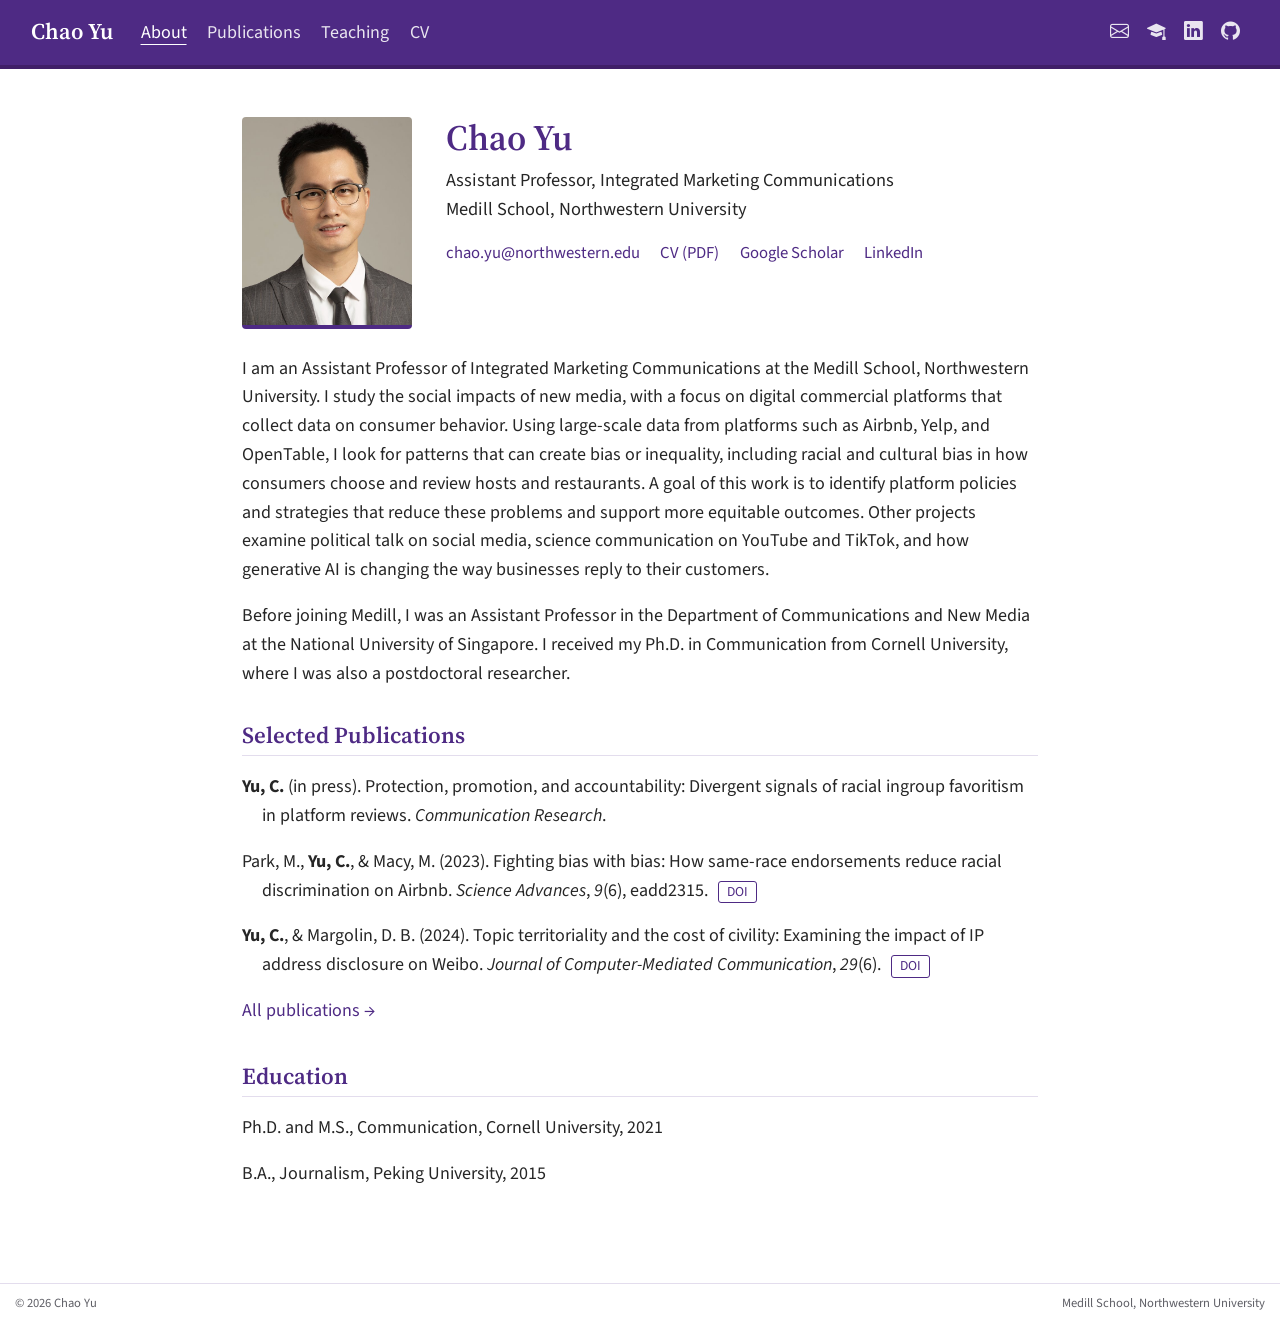
<file: docs/index.html>
<!DOCTYPE html>
<html xmlns="http://www.w3.org/1999/xhtml" lang="en" xml:lang="en"><head>

<meta charset="utf-8">
<meta name="generator" content="quarto-1.9.38">

<meta name="viewport" content="width=device-width, initial-scale=1.0, user-scalable=yes">


<title>Chao Yu | Northwestern University – Chao Yu</title>
<style>
/* Default styles provided by pandoc.
** See https://pandoc.org/MANUAL.html#variables-for-html for config info.
*/
code{white-space: pre-wrap;}
span.smallcaps{font-variant: small-caps;}
div.columns{display: flex; gap: min(4vw, 1.5em);}
div.column{flex: auto; overflow-x: auto;}
div.hanging-indent{margin-left: 1.5em; text-indent: -1.5em;}
ul.task-list{list-style: none;}
ul.task-list li input[type="checkbox"] {
  width: 0.8em;
  margin: 0 0.8em 0.2em -1em; /* quarto-specific, see https://github.com/quarto-dev/quarto-cli/issues/4556 */ 
  vertical-align: middle;
}
</style>


<script src="site_libs/quarto-nav/quarto-nav.js"></script>
<script src="site_libs/quarto-nav/headroom.min.js"></script>
<script src="site_libs/clipboard/clipboard.min.js"></script>
<script src="site_libs/quarto-html/quarto.js" type="module"></script>
<script src="site_libs/quarto-html/tabsets/tabsets.js" type="module"></script>
<script src="site_libs/quarto-html/popper.min.js"></script>
<script src="site_libs/quarto-html/tippy.umd.min.js"></script>
<link href="site_libs/quarto-html/tippy.css" rel="stylesheet">
<link href="site_libs/quarto-html/quarto-syntax-highlighting-15634bcf2e68342d4ad2dfa704d543f6.css" rel="stylesheet" id="quarto-text-highlighting-styles">
<script src="site_libs/bootstrap/bootstrap.min.js"></script>
<link href="site_libs/bootstrap/bootstrap-icons.css" rel="stylesheet">
<link href="site_libs/bootstrap/bootstrap-76c63488637c7386f4443755e05d44a0.min.css" rel="stylesheet" append-hash="true" id="quarto-bootstrap" data-mode="light">
<script id="quarto-search-options" type="application/json">{
  "language": {
    "search-no-results-text": "No results",
    "search-matching-documents-text": "matching documents",
    "search-copy-link-title": "Copy link to search",
    "search-hide-matches-text": "Hide additional matches",
    "search-more-match-text": "more match in this document",
    "search-more-matches-text": "more matches in this document",
    "search-clear-button-title": "Clear",
    "search-text-placeholder": "",
    "search-detached-cancel-button-title": "Cancel",
    "search-submit-button-title": "Submit",
    "search-label": "Search"
  }
}</script>
<style>html{ scroll-behavior: smooth; }</style>


</head>

<body class="nav-fixed fullcontent quarto-light">

<div id="quarto-search-results"></div>
  <header id="quarto-header" class="headroom fixed-top">
    <nav class="navbar navbar-expand-lg " data-bs-theme="dark">
      <div class="navbar-container container-fluid">
      <div class="navbar-brand-container mx-auto">
    <a class="navbar-brand" href="./index.html">
    <span class="navbar-title">Chao Yu</span>
    </a>
  </div>
          <button class="navbar-toggler" type="button" data-bs-toggle="collapse" data-bs-target="#navbarCollapse" aria-controls="navbarCollapse" role="menu" aria-expanded="false" aria-label="Toggle navigation" onclick="if (window.quartoToggleHeadroom) { window.quartoToggleHeadroom(); }">
  <span class="navbar-toggler-icon"></span>
</button>
          <div class="collapse navbar-collapse" id="navbarCollapse">
            <ul class="navbar-nav navbar-nav-scroll me-auto">
  <li class="nav-item">
    <a class="nav-link active" href="./index.html" aria-current="page"> 
<span class="menu-text">About</span></a>
  </li>  
  <li class="nav-item">
    <a class="nav-link" href="./publications.html"> 
<span class="menu-text">Publications</span></a>
  </li>  
  <li class="nav-item">
    <a class="nav-link" href="./teaching.html"> 
<span class="menu-text">Teaching</span></a>
  </li>  
  <li class="nav-item">
    <a class="nav-link" href="./files/Yu_CV.pdf"> 
<span class="menu-text">CV</span></a>
  </li>  
</ul>
            <ul class="navbar-nav navbar-nav-scroll ms-auto">
  <li class="nav-item compact">
    <a class="nav-link" href="mailto:chao.yu@northwestern.edu"> <i class="bi bi-envelope" role="img" aria-label="Email">
</i> 
<span class="menu-text"></span></a>
  </li>  
  <li class="nav-item compact">
    <a class="nav-link" href="https://scholar.google.com/citations?user=A60X2NYAAAAJ"> <i class="bi bi-mortarboard-fill" role="img" aria-label="Google Scholar">
</i> 
<span class="menu-text"></span></a>
  </li>  
  <li class="nav-item compact">
    <a class="nav-link" href="https://www.linkedin.com/in/chao-yu-19930056"> <i class="bi bi-linkedin" role="img" aria-label="LinkedIn">
</i> 
<span class="menu-text"></span></a>
  </li>  
  <li class="nav-item compact">
    <a class="nav-link" href="https://github.com/chaoyuphd"> <i class="bi bi-github" role="img" aria-label="GitHub">
</i> 
<span class="menu-text"></span></a>
  </li>  
</ul>
          </div> <!-- /navcollapse -->
            <div class="quarto-navbar-tools">
</div>
      </div> <!-- /container-fluid -->
    </nav>
</header>
<!-- content -->
<div id="quarto-content" class="quarto-container page-columns page-rows-contents page-layout-article page-navbar">
<!-- sidebar -->
<!-- margin-sidebar -->
    
<!-- main -->
<main class="content" id="quarto-document-content"><header id="title-block-header" class="quarto-title-block"></header>




<div class="profile">
  <div class="profile-photo"><img src="files/photo.jpg" alt="Portrait of Chao Yu"></div>
  <div>
    <p class="profile-name">Chao Yu</p>
    <p class="profile-role">Assistant Professor, Integrated Marketing Communications<br>
    Medill School, Northwestern University</p>
    <p class="profile-links">
      <a href="mailto:chao.yu@northwestern.edu">chao.yu@northwestern.edu</a>
      <a href="files/Yu_CV.pdf">CV (PDF)</a>
      <a href="https://scholar.google.com/citations?user=A60X2NYAAAAJ">Google Scholar</a>
      <a href="https://www.linkedin.com/in/chao-yu-19930056">LinkedIn</a>
    </p>
  </div>
</div>
<p>I am an Assistant Professor of Integrated Marketing Communications at the Medill School, Northwestern University. I study the social impacts of new media, with a focus on digital commercial platforms that collect data on consumer behavior. Using large-scale data from platforms such as Airbnb, Yelp, and OpenTable, I look for patterns that can create bias or inequality, including racial and cultural bias in how consumers choose and review hosts and restaurants. A goal of this work is to identify platform policies and strategies that reduce these problems and support more equitable outcomes. Other projects examine political talk on social media, science communication on YouTube and TikTok, and how generative AI is changing the way businesses reply to their customers.</p>
<p>Before joining Medill, I was an Assistant Professor in the Department of Communications and New Media at the National University of Singapore. I received my Ph.D.&nbsp;in Communication from Cornell University, where I was also a postdoctoral researcher.</p>
<section id="selected-publications" class="level2">
<h2 data-anchor-id="selected-publications">Selected Publications</h2>
<div class="pub-list">
<p><strong>Yu, C.</strong> (in press). Protection, promotion, and accountability: Divergent signals of racial ingroup favoritism in platform reviews. <em>Communication Research</em>.</p>
<p>Park, M., <strong>Yu, C.</strong>, &amp; Macy, M. (2023). Fighting bias with bias: How same-race endorsements reduce racial discrimination on Airbnb. <em>Science Advances</em>, <em>9</em>(6), eadd2315. <a href="https://doi.org/10.1126/sciadv.add2315" class="pub-link">DOI</a></p>
<p><strong>Yu, C.</strong>, &amp; Margolin, D. B. (2024). Topic territoriality and the cost of civility: Examining the impact of IP address disclosure on Weibo. <em>Journal of Computer-Mediated Communication</em>, <em>29</em>(6). <a href="https://doi.org/10.1093/jcmc/zmae018" class="pub-link">DOI</a></p>
</div>
<p><a href="./publications.html">All publications →</a></p>
</section>
<section id="education" class="level2">
<h2 data-anchor-id="education">Education</h2>
<div class="pub-list">
<p>Ph.D.&nbsp;and M.S., Communication, Cornell University, 2021</p>
<p>B.A., Journalism, Peking University, 2015</p>
</div>


</section>

</main> <!-- /main -->
<script id="quarto-html-after-body" type="application/javascript">
  window.document.addEventListener("DOMContentLoaded", function (event) {
    const isCodeAnnotation = (el) => {
      for (const clz of el.classList) {
        if (clz.startsWith('code-annotation-')) {                     
          return true;
        }
      }
      return false;
    }
    const onCopySuccess = function(e) {
      // button target
      const button = e.trigger;
      // don't keep focus
      button.blur();
      // flash "checked"
      button.classList.add('code-copy-button-checked');
      var currentTitle = button.getAttribute("title");
      button.setAttribute("title", "Copied!");
      let tooltip;
      if (window.bootstrap) {
        button.setAttribute("data-bs-toggle", "tooltip");
        button.setAttribute("data-bs-placement", "left");
        button.setAttribute("data-bs-title", "Copied!");
        tooltip = new bootstrap.Tooltip(button, 
          { trigger: "manual", 
            customClass: "code-copy-button-tooltip",
            offset: [0, -8]});
        tooltip.show();    
      }
      setTimeout(function() {
        if (tooltip) {
          tooltip.hide();
          button.removeAttribute("data-bs-title");
          button.removeAttribute("data-bs-toggle");
          button.removeAttribute("data-bs-placement");
        }
        button.setAttribute("title", currentTitle);
        button.classList.remove('code-copy-button-checked');
      }, 1000);
      // clear code selection
      e.clearSelection();
    }
    const getTextToCopy = function(trigger) {
      const outerScaffold = trigger.parentElement.cloneNode(true);
      const codeEl = outerScaffold.querySelector('code');
      for (const childEl of codeEl.children) {
        if (isCodeAnnotation(childEl)) {
          childEl.remove();
        }
      }
      return codeEl.innerText;
    }
    const clipboard = new window.ClipboardJS('.code-copy-button:not([data-in-quarto-modal])', {
      text: getTextToCopy
    });
    clipboard.on('success', onCopySuccess);
    if (window.document.getElementById('quarto-embedded-source-code-modal')) {
      const clipboardModal = new window.ClipboardJS('.code-copy-button[data-in-quarto-modal]', {
        text: getTextToCopy,
        container: window.document.getElementById('quarto-embedded-source-code-modal')
      });
      clipboardModal.on('success', onCopySuccess);
    }
      var localhostRegex = new RegExp(/^(?:http|https):\/\/localhost\:?[0-9]*\//);
      var mailtoRegex = new RegExp(/^mailto:/);
        var filterRegex = new RegExp("https:\/\/chaoyuphd\.github\.io");
      var isInternal = (href) => {
          return filterRegex.test(href) || localhostRegex.test(href) || mailtoRegex.test(href);
      }
      // Inspect non-navigation links and adorn them if external
     var links = window.document.querySelectorAll('a[href]:not(.nav-link):not(.navbar-brand):not(.toc-action):not(.sidebar-link):not(.sidebar-item-toggle):not(.pagination-link):not(.no-external):not([aria-hidden]):not(.dropdown-item):not(.quarto-navigation-tool):not(.about-link)');
      for (var i=0; i<links.length; i++) {
        const link = links[i];
        if (!isInternal(link.href)) {
          // undo the damage that might have been done by quarto-nav.js in the case of
          // links that we want to consider external
          if (link.dataset.originalHref !== undefined) {
            link.href = link.dataset.originalHref;
          }
            // target, if specified
            link.setAttribute("target", "_blank");
            if (link.getAttribute("rel") === null) {
              link.setAttribute("rel", "noopener");
            }
        }
      }
    function tippyHover(el, contentFn, onTriggerFn, onUntriggerFn) {
      const config = {
        allowHTML: true,
        maxWidth: 500,
        delay: 100,
        arrow: false,
        appendTo: function(el) {
            return el.parentElement;
        },
        interactive: true,
        interactiveBorder: 10,
        theme: 'quarto',
        placement: 'bottom-start',
      };
      if (contentFn) {
        config.content = contentFn;
      }
      if (onTriggerFn) {
        config.onTrigger = onTriggerFn;
      }
      if (onUntriggerFn) {
        config.onUntrigger = onUntriggerFn;
      }
      window.tippy(el, config); 
    }
    const noterefs = window.document.querySelectorAll('a[role="doc-noteref"]');
    for (var i=0; i<noterefs.length; i++) {
      const ref = noterefs[i];
      tippyHover(ref, function() {
        // use id or data attribute instead here
        let href = ref.getAttribute('data-footnote-href') || ref.getAttribute('href');
        try { href = new URL(href).hash; } catch {}
        const id = href.replace(/^#\/?/, "");
        const note = window.document.getElementById(id);
        if (note) {
          return note.innerHTML;
        } else {
          return "";
        }
      });
    }
    const xrefs = window.document.querySelectorAll('a.quarto-xref');
    const processXRef = (id, note) => {
      // Strip column container classes
      const stripColumnClz = (el) => {
        el.classList.remove("page-full", "page-columns");
        if (el.children) {
          for (const child of el.children) {
            stripColumnClz(child);
          }
        }
      }
      stripColumnClz(note)
      if (id === null || id.startsWith('sec-')) {
        // Special case sections, only their first couple elements
        const container = document.createElement("div");
        if (note.children && note.children.length > 2) {
          container.appendChild(note.children[0].cloneNode(true));
          for (let i = 1; i < note.children.length; i++) {
            const child = note.children[i];
            if (child.tagName === "P" && child.innerText === "") {
              continue;
            } else {
              container.appendChild(child.cloneNode(true));
              break;
            }
          }
          if (window.Quarto?.typesetMath) {
            window.Quarto.typesetMath(container);
          }
          return container.innerHTML
        } else {
          if (window.Quarto?.typesetMath) {
            window.Quarto.typesetMath(note);
          }
          return note.innerHTML;
        }
      } else {
        // Remove any anchor links if they are present
        const anchorLink = note.querySelector('a.anchorjs-link');
        if (anchorLink) {
          anchorLink.remove();
        }
        if (window.Quarto?.typesetMath) {
          window.Quarto.typesetMath(note);
        }
        if (note.classList.contains("callout")) {
          return note.outerHTML;
        } else {
          return note.innerHTML;
        }
      }
    }
    for (var i=0; i<xrefs.length; i++) {
      const xref = xrefs[i];
      tippyHover(xref, undefined, function(instance) {
        instance.disable();
        let url = xref.getAttribute('href');
        let hash = undefined; 
        if (url.startsWith('#')) {
          hash = url;
        } else {
          try { hash = new URL(url).hash; } catch {}
        }
        if (hash) {
          const id = hash.replace(/^#\/?/, "");
          const note = window.document.getElementById(id);
          if (note !== null) {
            try {
              const html = processXRef(id, note.cloneNode(true));
              instance.setContent(html);
            } finally {
              instance.enable();
              instance.show();
            }
          } else {
            // See if we can fetch this
            fetch(url.split('#')[0])
            .then(res => res.text())
            .then(html => {
              const parser = new DOMParser();
              const htmlDoc = parser.parseFromString(html, "text/html");
              const note = htmlDoc.getElementById(id);
              if (note !== null) {
                const html = processXRef(id, note);
                instance.setContent(html);
              } 
            }).finally(() => {
              instance.enable();
              instance.show();
            });
          }
        } else {
          // See if we can fetch a full url (with no hash to target)
          // This is a special case and we should probably do some content thinning / targeting
          fetch(url)
          .then(res => res.text())
          .then(html => {
            const parser = new DOMParser();
            const htmlDoc = parser.parseFromString(html, "text/html");
            const note = htmlDoc.querySelector('main.content');
            if (note !== null) {
              // This should only happen for chapter cross references
              // (since there is no id in the URL)
              // remove the first header
              if (note.children.length > 0 && note.children[0].tagName === "HEADER") {
                note.children[0].remove();
              }
              const html = processXRef(null, note);
              instance.setContent(html);
            } 
          }).finally(() => {
            instance.enable();
            instance.show();
          });
        }
      }, function(instance) {
      });
    }
        let selectedAnnoteEl;
        const selectorForAnnotation = ( cell, annotation) => {
          let cellAttr = 'data-code-cell="' + cell + '"';
          let lineAttr = 'data-code-annotation="' +  annotation + '"';
          const selector = 'span[' + cellAttr + '][' + lineAttr + ']';
          return selector;
        }
        const selectCodeLines = (annoteEl) => {
          const doc = window.document;
          const targetCell = annoteEl.getAttribute("data-target-cell");
          const targetAnnotation = annoteEl.getAttribute("data-target-annotation");
          const annoteSpan = window.document.querySelector(selectorForAnnotation(targetCell, targetAnnotation));
          const lines = annoteSpan.getAttribute("data-code-lines").split(",");
          const lineIds = lines.map((line) => {
            return targetCell + "-" + line;
          })
          let top = null;
          let height = null;
          let parent = null;
          if (lineIds.length > 0) {
              //compute the position of the single el (top and bottom and make a div)
              const el = window.document.getElementById(lineIds[0]);
              top = el.offsetTop;
              height = el.offsetHeight;
              parent = el.parentElement.parentElement;
            if (lineIds.length > 1) {
              const lastEl = window.document.getElementById(lineIds[lineIds.length - 1]);
              const bottom = lastEl.offsetTop + lastEl.offsetHeight;
              height = bottom - top;
            }
            if (top !== null && height !== null && parent !== null) {
              // cook up a div (if necessary) and position it 
              let div = window.document.getElementById("code-annotation-line-highlight");
              if (div === null) {
                div = window.document.createElement("div");
                div.setAttribute("id", "code-annotation-line-highlight");
                div.style.position = 'absolute';
                parent.appendChild(div);
              }
              div.style.top = top - 2 + "px";
              div.style.height = height + 4 + "px";
              div.style.left = 0;
              let gutterDiv = window.document.getElementById("code-annotation-line-highlight-gutter");
              if (gutterDiv === null) {
                gutterDiv = window.document.createElement("div");
                gutterDiv.setAttribute("id", "code-annotation-line-highlight-gutter");
                gutterDiv.style.position = 'absolute';
                const codeCell = window.document.getElementById(targetCell);
                const gutter = codeCell.querySelector('.code-annotation-gutter');
                gutter.appendChild(gutterDiv);
              }
              gutterDiv.style.top = top - 2 + "px";
              gutterDiv.style.height = height + 4 + "px";
            }
            selectedAnnoteEl = annoteEl;
          }
        };
        const unselectCodeLines = () => {
          const elementsIds = ["code-annotation-line-highlight", "code-annotation-line-highlight-gutter"];
          elementsIds.forEach((elId) => {
            const div = window.document.getElementById(elId);
            if (div) {
              div.remove();
            }
          });
          selectedAnnoteEl = undefined;
        };
          // Handle positioning of the toggle
      window.addEventListener(
        "resize",
        throttle(() => {
          elRect = undefined;
          if (selectedAnnoteEl) {
            selectCodeLines(selectedAnnoteEl);
          }
        }, 10)
      );
      function throttle(fn, ms) {
      let throttle = false;
      let timer;
        return (...args) => {
          if(!throttle) { // first call gets through
              fn.apply(this, args);
              throttle = true;
          } else { // all the others get throttled
              if(timer) clearTimeout(timer); // cancel #2
              timer = setTimeout(() => {
                fn.apply(this, args);
                timer = throttle = false;
              }, ms);
          }
        };
      }
        // Attach click handler to the DT
        const annoteDls = window.document.querySelectorAll('dt[data-target-cell]');
        for (const annoteDlNode of annoteDls) {
          annoteDlNode.addEventListener('click', (event) => {
            const clickedEl = event.target;
            if (clickedEl !== selectedAnnoteEl) {
              unselectCodeLines();
              const activeEl = window.document.querySelector('dt[data-target-cell].code-annotation-active');
              if (activeEl) {
                activeEl.classList.remove('code-annotation-active');
              }
              selectCodeLines(clickedEl);
              clickedEl.classList.add('code-annotation-active');
            } else {
              // Unselect the line
              unselectCodeLines();
              clickedEl.classList.remove('code-annotation-active');
            }
          });
        }
    const findCites = (el) => {
      const parentEl = el.parentElement;
      if (parentEl) {
        const cites = parentEl.dataset.cites;
        if (cites) {
          return {
            el,
            cites: cites.split(' ')
          };
        } else {
          return findCites(el.parentElement)
        }
      } else {
        return undefined;
      }
    };
    var bibliorefs = window.document.querySelectorAll('a[role="doc-biblioref"]');
    for (var i=0; i<bibliorefs.length; i++) {
      const ref = bibliorefs[i];
      const citeInfo = findCites(ref);
      if (citeInfo) {
        tippyHover(citeInfo.el, function() {
          var popup = window.document.createElement('div');
          citeInfo.cites.forEach(function(cite) {
            var citeDiv = window.document.createElement('div');
            citeDiv.classList.add('hanging-indent');
            citeDiv.classList.add('csl-entry');
            var biblioDiv = window.document.getElementById('ref-' + cite);
            if (biblioDiv) {
              citeDiv.innerHTML = biblioDiv.innerHTML;
            }
            popup.appendChild(citeDiv);
          });
          return popup.innerHTML;
        });
      }
    }
  });
  </script>
</div> <!-- /content -->
<footer class="footer">
  <div class="nav-footer">
    <div class="nav-footer-left">
<p>© 2026 Chao Yu</p>
</div>   
    <div class="nav-footer-center">
      &nbsp;
    </div>
    <div class="nav-footer-right">
<p><a href="https://www.medill.northwestern.edu/directory/faculty/chao-yu.html">Medill School, Northwestern University</a></p>
</div>
  </div>
</footer>




<script src="site_libs/quarto-html/zenscroll-min.js"></script>
</body></html>
</file>
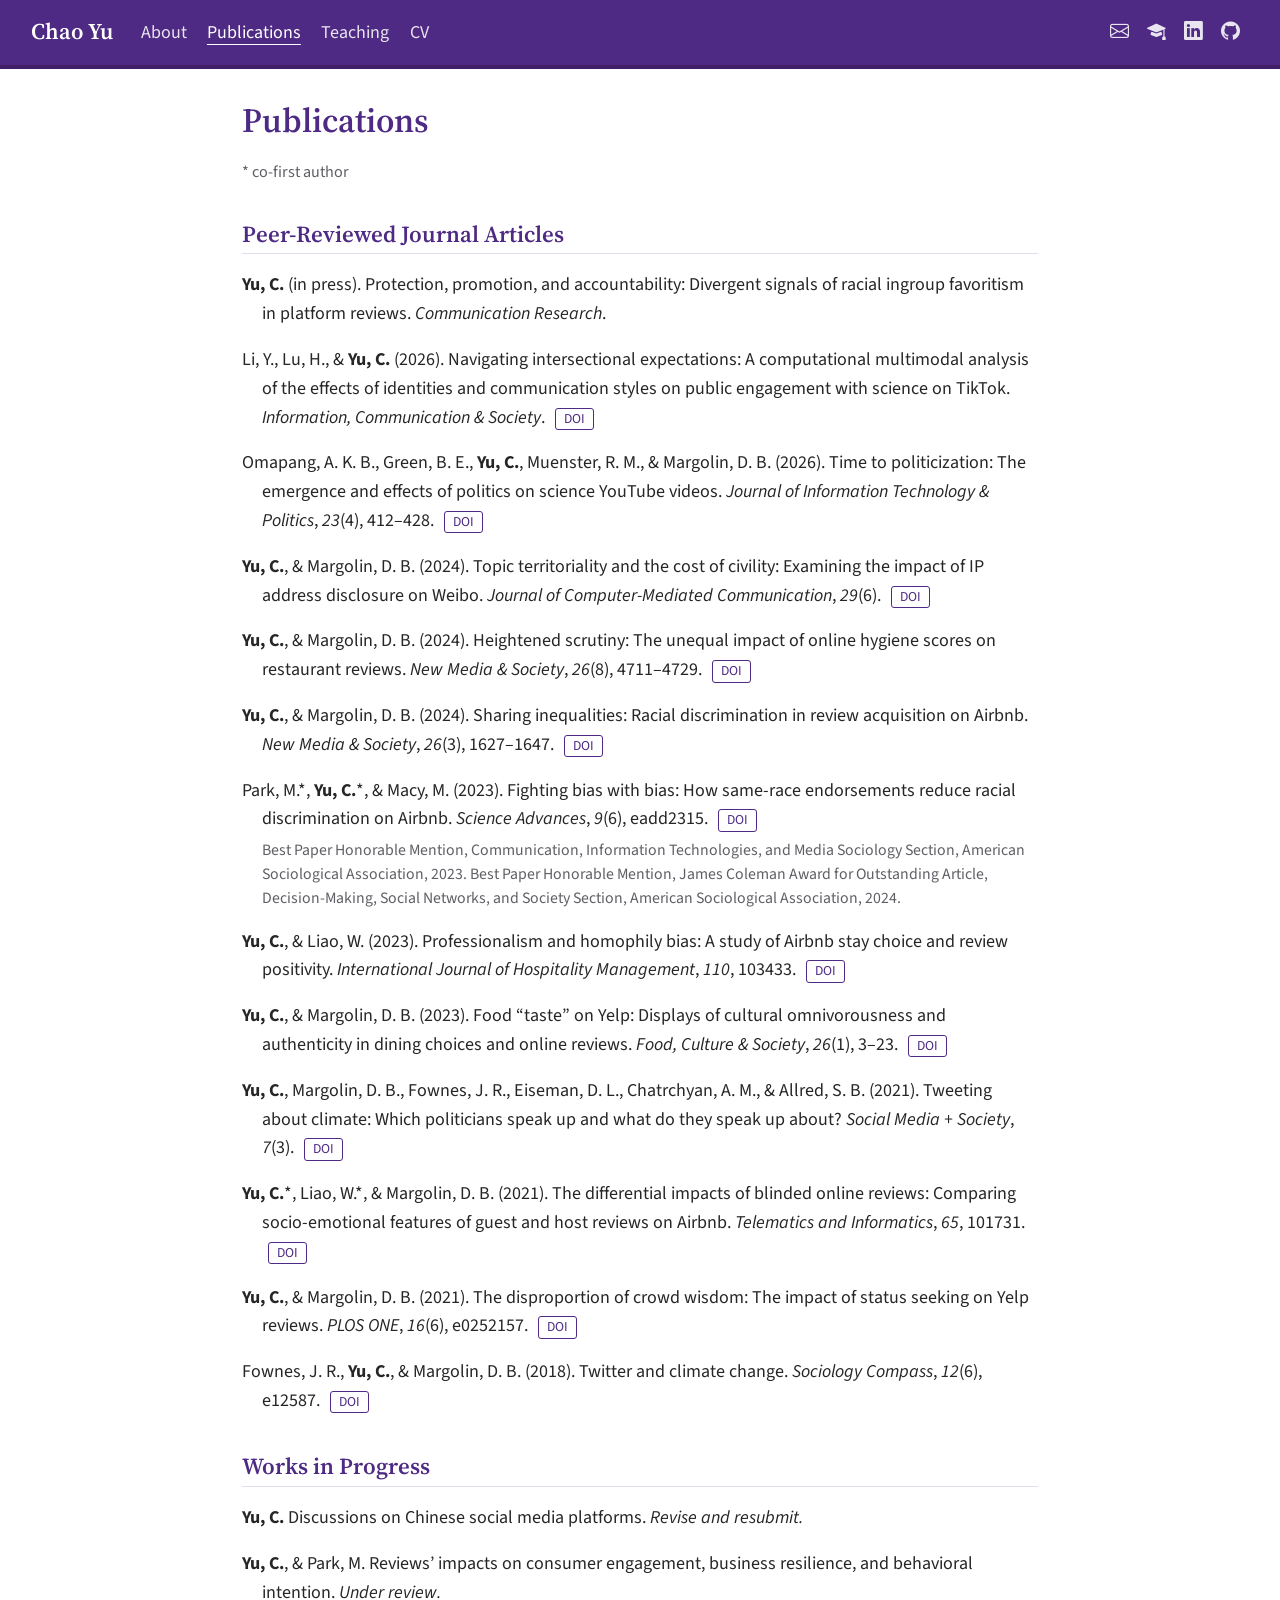
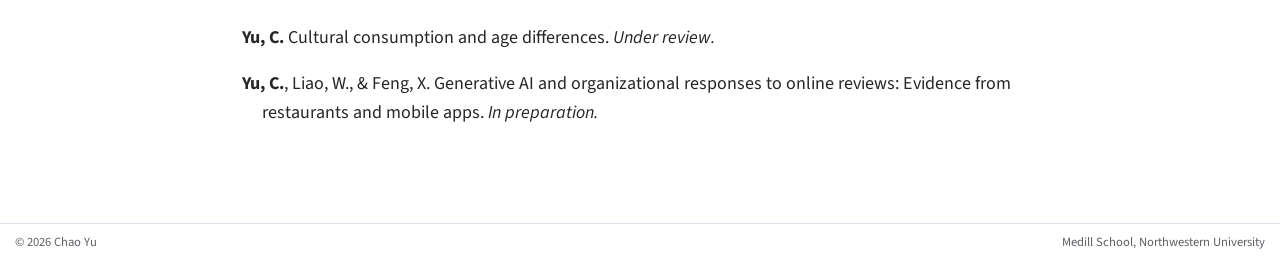
<file: docs/publications.html>
<!DOCTYPE html>
<html xmlns="http://www.w3.org/1999/xhtml" lang="en" xml:lang="en"><head>

<meta charset="utf-8">
<meta name="generator" content="quarto-1.9.38">

<meta name="viewport" content="width=device-width, initial-scale=1.0, user-scalable=yes">


<title>Publications – Chao Yu</title>
<style>
/* Default styles provided by pandoc.
** See https://pandoc.org/MANUAL.html#variables-for-html for config info.
*/
code{white-space: pre-wrap;}
span.smallcaps{font-variant: small-caps;}
div.columns{display: flex; gap: min(4vw, 1.5em);}
div.column{flex: auto; overflow-x: auto;}
div.hanging-indent{margin-left: 1.5em; text-indent: -1.5em;}
ul.task-list{list-style: none;}
ul.task-list li input[type="checkbox"] {
  width: 0.8em;
  margin: 0 0.8em 0.2em -1em; /* quarto-specific, see https://github.com/quarto-dev/quarto-cli/issues/4556 */ 
  vertical-align: middle;
}
</style>


<script src="site_libs/quarto-nav/quarto-nav.js"></script>
<script src="site_libs/quarto-nav/headroom.min.js"></script>
<script src="site_libs/clipboard/clipboard.min.js"></script>
<script src="site_libs/quarto-html/quarto.js" type="module"></script>
<script src="site_libs/quarto-html/tabsets/tabsets.js" type="module"></script>
<script src="site_libs/quarto-html/popper.min.js"></script>
<script src="site_libs/quarto-html/tippy.umd.min.js"></script>
<link href="site_libs/quarto-html/tippy.css" rel="stylesheet">
<link href="site_libs/quarto-html/quarto-syntax-highlighting-15634bcf2e68342d4ad2dfa704d543f6.css" rel="stylesheet" id="quarto-text-highlighting-styles">
<script src="site_libs/bootstrap/bootstrap.min.js"></script>
<link href="site_libs/bootstrap/bootstrap-icons.css" rel="stylesheet">
<link href="site_libs/bootstrap/bootstrap-76c63488637c7386f4443755e05d44a0.min.css" rel="stylesheet" append-hash="true" id="quarto-bootstrap" data-mode="light">
<script id="quarto-search-options" type="application/json">{
  "language": {
    "search-no-results-text": "No results",
    "search-matching-documents-text": "matching documents",
    "search-copy-link-title": "Copy link to search",
    "search-hide-matches-text": "Hide additional matches",
    "search-more-match-text": "more match in this document",
    "search-more-matches-text": "more matches in this document",
    "search-clear-button-title": "Clear",
    "search-text-placeholder": "",
    "search-detached-cancel-button-title": "Cancel",
    "search-submit-button-title": "Submit",
    "search-label": "Search"
  }
}</script>
<style>html{ scroll-behavior: smooth; }</style>


</head>

<body class="nav-fixed fullcontent quarto-light">

<div id="quarto-search-results"></div>
  <header id="quarto-header" class="headroom fixed-top">
    <nav class="navbar navbar-expand-lg " data-bs-theme="dark">
      <div class="navbar-container container-fluid">
      <div class="navbar-brand-container mx-auto">
    <a class="navbar-brand" href="./index.html">
    <span class="navbar-title">Chao Yu</span>
    </a>
  </div>
          <button class="navbar-toggler" type="button" data-bs-toggle="collapse" data-bs-target="#navbarCollapse" aria-controls="navbarCollapse" role="menu" aria-expanded="false" aria-label="Toggle navigation" onclick="if (window.quartoToggleHeadroom) { window.quartoToggleHeadroom(); }">
  <span class="navbar-toggler-icon"></span>
</button>
          <div class="collapse navbar-collapse" id="navbarCollapse">
            <ul class="navbar-nav navbar-nav-scroll me-auto">
  <li class="nav-item">
    <a class="nav-link" href="./index.html"> 
<span class="menu-text">About</span></a>
  </li>  
  <li class="nav-item">
    <a class="nav-link active" href="./publications.html" aria-current="page"> 
<span class="menu-text">Publications</span></a>
  </li>  
  <li class="nav-item">
    <a class="nav-link" href="./teaching.html"> 
<span class="menu-text">Teaching</span></a>
  </li>  
  <li class="nav-item">
    <a class="nav-link" href="./files/Yu_CV.pdf"> 
<span class="menu-text">CV</span></a>
  </li>  
</ul>
            <ul class="navbar-nav navbar-nav-scroll ms-auto">
  <li class="nav-item compact">
    <a class="nav-link" href="mailto:chao.yu@northwestern.edu"> <i class="bi bi-envelope" role="img" aria-label="Email">
</i> 
<span class="menu-text"></span></a>
  </li>  
  <li class="nav-item compact">
    <a class="nav-link" href="https://scholar.google.com/citations?user=A60X2NYAAAAJ"> <i class="bi bi-mortarboard-fill" role="img" aria-label="Google Scholar">
</i> 
<span class="menu-text"></span></a>
  </li>  
  <li class="nav-item compact">
    <a class="nav-link" href="https://www.linkedin.com/in/chao-yu-19930056"> <i class="bi bi-linkedin" role="img" aria-label="LinkedIn">
</i> 
<span class="menu-text"></span></a>
  </li>  
  <li class="nav-item compact">
    <a class="nav-link" href="https://github.com/chaoyuphd"> <i class="bi bi-github" role="img" aria-label="GitHub">
</i> 
<span class="menu-text"></span></a>
  </li>  
</ul>
          </div> <!-- /navcollapse -->
            <div class="quarto-navbar-tools">
</div>
      </div> <!-- /container-fluid -->
    </nav>
</header>
<!-- content -->
<div id="quarto-content" class="quarto-container page-columns page-rows-contents page-layout-article page-navbar">
<!-- sidebar -->
<!-- margin-sidebar -->
    
<!-- main -->
<main class="content" id="quarto-document-content">

<header id="title-block-header" class="quarto-title-block default">
<div class="quarto-title">
<h1 class="title">Publications</h1>
</div>



<div class="quarto-title-meta">

    
  
    
  </div>
  


</header>


<p><span class="legend">* co-first author</span></p>
<section id="peer-reviewed-journal-articles" class="level2">
<h2 data-anchor-id="peer-reviewed-journal-articles">Peer-Reviewed Journal Articles</h2>
<div class="pub-list">
<p><strong>Yu, C.</strong> (in press). Protection, promotion, and accountability: Divergent signals of racial ingroup favoritism in platform reviews. <em>Communication Research</em>.</p>
<p>Li, Y., Lu, H., &amp; <strong>Yu, C.</strong> (2026). Navigating intersectional expectations: A computational multimodal analysis of the effects of identities and communication styles on public engagement with science on TikTok. <em>Information, Communication &amp; Society</em>. <a href="https://doi.org/10.1080/1369118X.2026.2659280" class="pub-link">DOI</a></p>
<p>Omapang, A. K. B., Green, B. E., <strong>Yu, C.</strong>, Muenster, R. M., &amp; Margolin, D. B. (2026). Time to politicization: The emergence and effects of politics on science YouTube videos. <em>Journal of Information Technology &amp; Politics</em>, <em>23</em>(4), 412–428. <a href="https://doi.org/10.1080/19331681.2025.2486054" class="pub-link">DOI</a></p>
<p><strong>Yu, C.</strong>, &amp; Margolin, D. B. (2024). Topic territoriality and the cost of civility: Examining the impact of IP address disclosure on Weibo. <em>Journal of Computer-Mediated Communication</em>, <em>29</em>(6). <a href="https://doi.org/10.1093/jcmc/zmae018" class="pub-link">DOI</a></p>
<p><strong>Yu, C.</strong>, &amp; Margolin, D. B. (2024). Heightened scrutiny: The unequal impact of online hygiene scores on restaurant reviews. <em>New Media &amp; Society</em>, <em>26</em>(8), 4711–4729. <a href="https://doi.org/10.1177/14614448221127674" class="pub-link">DOI</a></p>
<p><strong>Yu, C.</strong>, &amp; Margolin, D. B. (2024). Sharing inequalities: Racial discrimination in review acquisition on Airbnb. <em>New Media &amp; Society</em>, <em>26</em>(3), 1627–1647. <a href="https://doi.org/10.1177/14614448221075774" class="pub-link">DOI</a></p>
<p>Park, M.*, <strong>Yu, C.</strong>*, &amp; Macy, M. (2023). Fighting bias with bias: How same-race endorsements reduce racial discrimination on Airbnb. <em>Science Advances</em>, <em>9</em>(6), eadd2315. <a href="https://doi.org/10.1126/sciadv.add2315" class="pub-link">DOI</a> <span class="pub-note">Best Paper Honorable Mention, Communication, Information Technologies, and Media Sociology Section, American Sociological Association, 2023. Best Paper Honorable Mention, James Coleman Award for Outstanding Article, Decision-Making, Social Networks, and Society Section, American Sociological Association, 2024.</span></p>
<p><strong>Yu, C.</strong>, &amp; Liao, W. (2023). Professionalism and homophily bias: A study of Airbnb stay choice and review positivity. <em>International Journal of Hospitality Management</em>, <em>110</em>, 103433. <a href="https://doi.org/10.1016/j.ijhm.2023.103433" class="pub-link">DOI</a></p>
<p><strong>Yu, C.</strong>, &amp; Margolin, D. B. (2023). Food “taste” on Yelp: Displays of cultural omnivorousness and authenticity in dining choices and online reviews. <em>Food, Culture &amp; Society</em>, <em>26</em>(1), 3–23. <a href="https://doi.org/10.1080/15528014.2021.1962627" class="pub-link">DOI</a></p>
<p><strong>Yu, C.</strong>, Margolin, D. B., Fownes, J. R., Eiseman, D. L., Chatrchyan, A. M., &amp; Allred, S. B. (2021). Tweeting about climate: Which politicians speak up and what do they speak up about? <em>Social Media + Society</em>, <em>7</em>(3). <a href="https://doi.org/10.1177/20563051211033815" class="pub-link">DOI</a></p>
<p><strong>Yu, C.</strong>*, Liao, W.*, &amp; Margolin, D. B. (2021). The differential impacts of blinded online reviews: Comparing socio-emotional features of guest and host reviews on Airbnb. <em>Telematics and Informatics</em>, <em>65</em>, 101731. <a href="https://doi.org/10.1016/j.tele.2021.101731" class="pub-link">DOI</a></p>
<p><strong>Yu, C.</strong>, &amp; Margolin, D. B. (2021). The disproportion of crowd wisdom: The impact of status seeking on Yelp reviews. <em>PLOS ONE</em>, <em>16</em>(6), e0252157. <a href="https://doi.org/10.1371/journal.pone.0252157" class="pub-link">DOI</a></p>
<p>Fownes, J. R., <strong>Yu, C.</strong>, &amp; Margolin, D. B. (2018). Twitter and climate change. <em>Sociology Compass</em>, <em>12</em>(6), e12587. <a href="https://doi.org/10.1111/soc4.12587" class="pub-link">DOI</a></p>
</div>
</section>
<section id="works-in-progress" class="level2">
<h2 data-anchor-id="works-in-progress">Works in Progress</h2>
<div class="pub-list">
<p><strong>Yu, C.</strong> Discussions on Chinese social media platforms. <em>Revise and resubmit.</em></p>
<p><strong>Yu, C.</strong>, &amp; Park, M. Reviews’ impacts on consumer engagement, business resilience, and behavioral intention. <em>Under review.</em></p>
<p><strong>Yu, C.</strong> Cultural consumption and age differences. <em>Under review.</em></p>
<p><strong>Yu, C.</strong>, Liao, W., &amp; Feng, X. Generative AI and organizational responses to online reviews: Evidence from restaurants and mobile apps. <em>In preparation.</em></p>
</div>


</section>

</main> <!-- /main -->
<script id="quarto-html-after-body" type="application/javascript">
  window.document.addEventListener("DOMContentLoaded", function (event) {
    const isCodeAnnotation = (el) => {
      for (const clz of el.classList) {
        if (clz.startsWith('code-annotation-')) {                     
          return true;
        }
      }
      return false;
    }
    const onCopySuccess = function(e) {
      // button target
      const button = e.trigger;
      // don't keep focus
      button.blur();
      // flash "checked"
      button.classList.add('code-copy-button-checked');
      var currentTitle = button.getAttribute("title");
      button.setAttribute("title", "Copied!");
      let tooltip;
      if (window.bootstrap) {
        button.setAttribute("data-bs-toggle", "tooltip");
        button.setAttribute("data-bs-placement", "left");
        button.setAttribute("data-bs-title", "Copied!");
        tooltip = new bootstrap.Tooltip(button, 
          { trigger: "manual", 
            customClass: "code-copy-button-tooltip",
            offset: [0, -8]});
        tooltip.show();    
      }
      setTimeout(function() {
        if (tooltip) {
          tooltip.hide();
          button.removeAttribute("data-bs-title");
          button.removeAttribute("data-bs-toggle");
          button.removeAttribute("data-bs-placement");
        }
        button.setAttribute("title", currentTitle);
        button.classList.remove('code-copy-button-checked');
      }, 1000);
      // clear code selection
      e.clearSelection();
    }
    const getTextToCopy = function(trigger) {
      const outerScaffold = trigger.parentElement.cloneNode(true);
      const codeEl = outerScaffold.querySelector('code');
      for (const childEl of codeEl.children) {
        if (isCodeAnnotation(childEl)) {
          childEl.remove();
        }
      }
      return codeEl.innerText;
    }
    const clipboard = new window.ClipboardJS('.code-copy-button:not([data-in-quarto-modal])', {
      text: getTextToCopy
    });
    clipboard.on('success', onCopySuccess);
    if (window.document.getElementById('quarto-embedded-source-code-modal')) {
      const clipboardModal = new window.ClipboardJS('.code-copy-button[data-in-quarto-modal]', {
        text: getTextToCopy,
        container: window.document.getElementById('quarto-embedded-source-code-modal')
      });
      clipboardModal.on('success', onCopySuccess);
    }
      var localhostRegex = new RegExp(/^(?:http|https):\/\/localhost\:?[0-9]*\//);
      var mailtoRegex = new RegExp(/^mailto:/);
        var filterRegex = new RegExp("https:\/\/chaoyuphd\.github\.io");
      var isInternal = (href) => {
          return filterRegex.test(href) || localhostRegex.test(href) || mailtoRegex.test(href);
      }
      // Inspect non-navigation links and adorn them if external
     var links = window.document.querySelectorAll('a[href]:not(.nav-link):not(.navbar-brand):not(.toc-action):not(.sidebar-link):not(.sidebar-item-toggle):not(.pagination-link):not(.no-external):not([aria-hidden]):not(.dropdown-item):not(.quarto-navigation-tool):not(.about-link)');
      for (var i=0; i<links.length; i++) {
        const link = links[i];
        if (!isInternal(link.href)) {
          // undo the damage that might have been done by quarto-nav.js in the case of
          // links that we want to consider external
          if (link.dataset.originalHref !== undefined) {
            link.href = link.dataset.originalHref;
          }
            // target, if specified
            link.setAttribute("target", "_blank");
            if (link.getAttribute("rel") === null) {
              link.setAttribute("rel", "noopener");
            }
        }
      }
    function tippyHover(el, contentFn, onTriggerFn, onUntriggerFn) {
      const config = {
        allowHTML: true,
        maxWidth: 500,
        delay: 100,
        arrow: false,
        appendTo: function(el) {
            return el.parentElement;
        },
        interactive: true,
        interactiveBorder: 10,
        theme: 'quarto',
        placement: 'bottom-start',
      };
      if (contentFn) {
        config.content = contentFn;
      }
      if (onTriggerFn) {
        config.onTrigger = onTriggerFn;
      }
      if (onUntriggerFn) {
        config.onUntrigger = onUntriggerFn;
      }
      window.tippy(el, config); 
    }
    const noterefs = window.document.querySelectorAll('a[role="doc-noteref"]');
    for (var i=0; i<noterefs.length; i++) {
      const ref = noterefs[i];
      tippyHover(ref, function() {
        // use id or data attribute instead here
        let href = ref.getAttribute('data-footnote-href') || ref.getAttribute('href');
        try { href = new URL(href).hash; } catch {}
        const id = href.replace(/^#\/?/, "");
        const note = window.document.getElementById(id);
        if (note) {
          return note.innerHTML;
        } else {
          return "";
        }
      });
    }
    const xrefs = window.document.querySelectorAll('a.quarto-xref');
    const processXRef = (id, note) => {
      // Strip column container classes
      const stripColumnClz = (el) => {
        el.classList.remove("page-full", "page-columns");
        if (el.children) {
          for (const child of el.children) {
            stripColumnClz(child);
          }
        }
      }
      stripColumnClz(note)
      if (id === null || id.startsWith('sec-')) {
        // Special case sections, only their first couple elements
        const container = document.createElement("div");
        if (note.children && note.children.length > 2) {
          container.appendChild(note.children[0].cloneNode(true));
          for (let i = 1; i < note.children.length; i++) {
            const child = note.children[i];
            if (child.tagName === "P" && child.innerText === "") {
              continue;
            } else {
              container.appendChild(child.cloneNode(true));
              break;
            }
          }
          if (window.Quarto?.typesetMath) {
            window.Quarto.typesetMath(container);
          }
          return container.innerHTML
        } else {
          if (window.Quarto?.typesetMath) {
            window.Quarto.typesetMath(note);
          }
          return note.innerHTML;
        }
      } else {
        // Remove any anchor links if they are present
        const anchorLink = note.querySelector('a.anchorjs-link');
        if (anchorLink) {
          anchorLink.remove();
        }
        if (window.Quarto?.typesetMath) {
          window.Quarto.typesetMath(note);
        }
        if (note.classList.contains("callout")) {
          return note.outerHTML;
        } else {
          return note.innerHTML;
        }
      }
    }
    for (var i=0; i<xrefs.length; i++) {
      const xref = xrefs[i];
      tippyHover(xref, undefined, function(instance) {
        instance.disable();
        let url = xref.getAttribute('href');
        let hash = undefined; 
        if (url.startsWith('#')) {
          hash = url;
        } else {
          try { hash = new URL(url).hash; } catch {}
        }
        if (hash) {
          const id = hash.replace(/^#\/?/, "");
          const note = window.document.getElementById(id);
          if (note !== null) {
            try {
              const html = processXRef(id, note.cloneNode(true));
              instance.setContent(html);
            } finally {
              instance.enable();
              instance.show();
            }
          } else {
            // See if we can fetch this
            fetch(url.split('#')[0])
            .then(res => res.text())
            .then(html => {
              const parser = new DOMParser();
              const htmlDoc = parser.parseFromString(html, "text/html");
              const note = htmlDoc.getElementById(id);
              if (note !== null) {
                const html = processXRef(id, note);
                instance.setContent(html);
              } 
            }).finally(() => {
              instance.enable();
              instance.show();
            });
          }
        } else {
          // See if we can fetch a full url (with no hash to target)
          // This is a special case and we should probably do some content thinning / targeting
          fetch(url)
          .then(res => res.text())
          .then(html => {
            const parser = new DOMParser();
            const htmlDoc = parser.parseFromString(html, "text/html");
            const note = htmlDoc.querySelector('main.content');
            if (note !== null) {
              // This should only happen for chapter cross references
              // (since there is no id in the URL)
              // remove the first header
              if (note.children.length > 0 && note.children[0].tagName === "HEADER") {
                note.children[0].remove();
              }
              const html = processXRef(null, note);
              instance.setContent(html);
            } 
          }).finally(() => {
            instance.enable();
            instance.show();
          });
        }
      }, function(instance) {
      });
    }
        let selectedAnnoteEl;
        const selectorForAnnotation = ( cell, annotation) => {
          let cellAttr = 'data-code-cell="' + cell + '"';
          let lineAttr = 'data-code-annotation="' +  annotation + '"';
          const selector = 'span[' + cellAttr + '][' + lineAttr + ']';
          return selector;
        }
        const selectCodeLines = (annoteEl) => {
          const doc = window.document;
          const targetCell = annoteEl.getAttribute("data-target-cell");
          const targetAnnotation = annoteEl.getAttribute("data-target-annotation");
          const annoteSpan = window.document.querySelector(selectorForAnnotation(targetCell, targetAnnotation));
          const lines = annoteSpan.getAttribute("data-code-lines").split(",");
          const lineIds = lines.map((line) => {
            return targetCell + "-" + line;
          })
          let top = null;
          let height = null;
          let parent = null;
          if (lineIds.length > 0) {
              //compute the position of the single el (top and bottom and make a div)
              const el = window.document.getElementById(lineIds[0]);
              top = el.offsetTop;
              height = el.offsetHeight;
              parent = el.parentElement.parentElement;
            if (lineIds.length > 1) {
              const lastEl = window.document.getElementById(lineIds[lineIds.length - 1]);
              const bottom = lastEl.offsetTop + lastEl.offsetHeight;
              height = bottom - top;
            }
            if (top !== null && height !== null && parent !== null) {
              // cook up a div (if necessary) and position it 
              let div = window.document.getElementById("code-annotation-line-highlight");
              if (div === null) {
                div = window.document.createElement("div");
                div.setAttribute("id", "code-annotation-line-highlight");
                div.style.position = 'absolute';
                parent.appendChild(div);
              }
              div.style.top = top - 2 + "px";
              div.style.height = height + 4 + "px";
              div.style.left = 0;
              let gutterDiv = window.document.getElementById("code-annotation-line-highlight-gutter");
              if (gutterDiv === null) {
                gutterDiv = window.document.createElement("div");
                gutterDiv.setAttribute("id", "code-annotation-line-highlight-gutter");
                gutterDiv.style.position = 'absolute';
                const codeCell = window.document.getElementById(targetCell);
                const gutter = codeCell.querySelector('.code-annotation-gutter');
                gutter.appendChild(gutterDiv);
              }
              gutterDiv.style.top = top - 2 + "px";
              gutterDiv.style.height = height + 4 + "px";
            }
            selectedAnnoteEl = annoteEl;
          }
        };
        const unselectCodeLines = () => {
          const elementsIds = ["code-annotation-line-highlight", "code-annotation-line-highlight-gutter"];
          elementsIds.forEach((elId) => {
            const div = window.document.getElementById(elId);
            if (div) {
              div.remove();
            }
          });
          selectedAnnoteEl = undefined;
        };
          // Handle positioning of the toggle
      window.addEventListener(
        "resize",
        throttle(() => {
          elRect = undefined;
          if (selectedAnnoteEl) {
            selectCodeLines(selectedAnnoteEl);
          }
        }, 10)
      );
      function throttle(fn, ms) {
      let throttle = false;
      let timer;
        return (...args) => {
          if(!throttle) { // first call gets through
              fn.apply(this, args);
              throttle = true;
          } else { // all the others get throttled
              if(timer) clearTimeout(timer); // cancel #2
              timer = setTimeout(() => {
                fn.apply(this, args);
                timer = throttle = false;
              }, ms);
          }
        };
      }
        // Attach click handler to the DT
        const annoteDls = window.document.querySelectorAll('dt[data-target-cell]');
        for (const annoteDlNode of annoteDls) {
          annoteDlNode.addEventListener('click', (event) => {
            const clickedEl = event.target;
            if (clickedEl !== selectedAnnoteEl) {
              unselectCodeLines();
              const activeEl = window.document.querySelector('dt[data-target-cell].code-annotation-active');
              if (activeEl) {
                activeEl.classList.remove('code-annotation-active');
              }
              selectCodeLines(clickedEl);
              clickedEl.classList.add('code-annotation-active');
            } else {
              // Unselect the line
              unselectCodeLines();
              clickedEl.classList.remove('code-annotation-active');
            }
          });
        }
    const findCites = (el) => {
      const parentEl = el.parentElement;
      if (parentEl) {
        const cites = parentEl.dataset.cites;
        if (cites) {
          return {
            el,
            cites: cites.split(' ')
          };
        } else {
          return findCites(el.parentElement)
        }
      } else {
        return undefined;
      }
    };
    var bibliorefs = window.document.querySelectorAll('a[role="doc-biblioref"]');
    for (var i=0; i<bibliorefs.length; i++) {
      const ref = bibliorefs[i];
      const citeInfo = findCites(ref);
      if (citeInfo) {
        tippyHover(citeInfo.el, function() {
          var popup = window.document.createElement('div');
          citeInfo.cites.forEach(function(cite) {
            var citeDiv = window.document.createElement('div');
            citeDiv.classList.add('hanging-indent');
            citeDiv.classList.add('csl-entry');
            var biblioDiv = window.document.getElementById('ref-' + cite);
            if (biblioDiv) {
              citeDiv.innerHTML = biblioDiv.innerHTML;
            }
            popup.appendChild(citeDiv);
          });
          return popup.innerHTML;
        });
      }
    }
  });
  </script>
</div> <!-- /content -->
<footer class="footer">
  <div class="nav-footer">
    <div class="nav-footer-left">
<p>© 2026 Chao Yu</p>
</div>   
    <div class="nav-footer-center">
      &nbsp;
    </div>
    <div class="nav-footer-right">
<p><a href="https://www.medill.northwestern.edu/directory/faculty/chao-yu.html">Medill School, Northwestern University</a></p>
</div>
  </div>
</footer>




<script src="site_libs/quarto-html/zenscroll-min.js"></script>
</body></html>
</file>
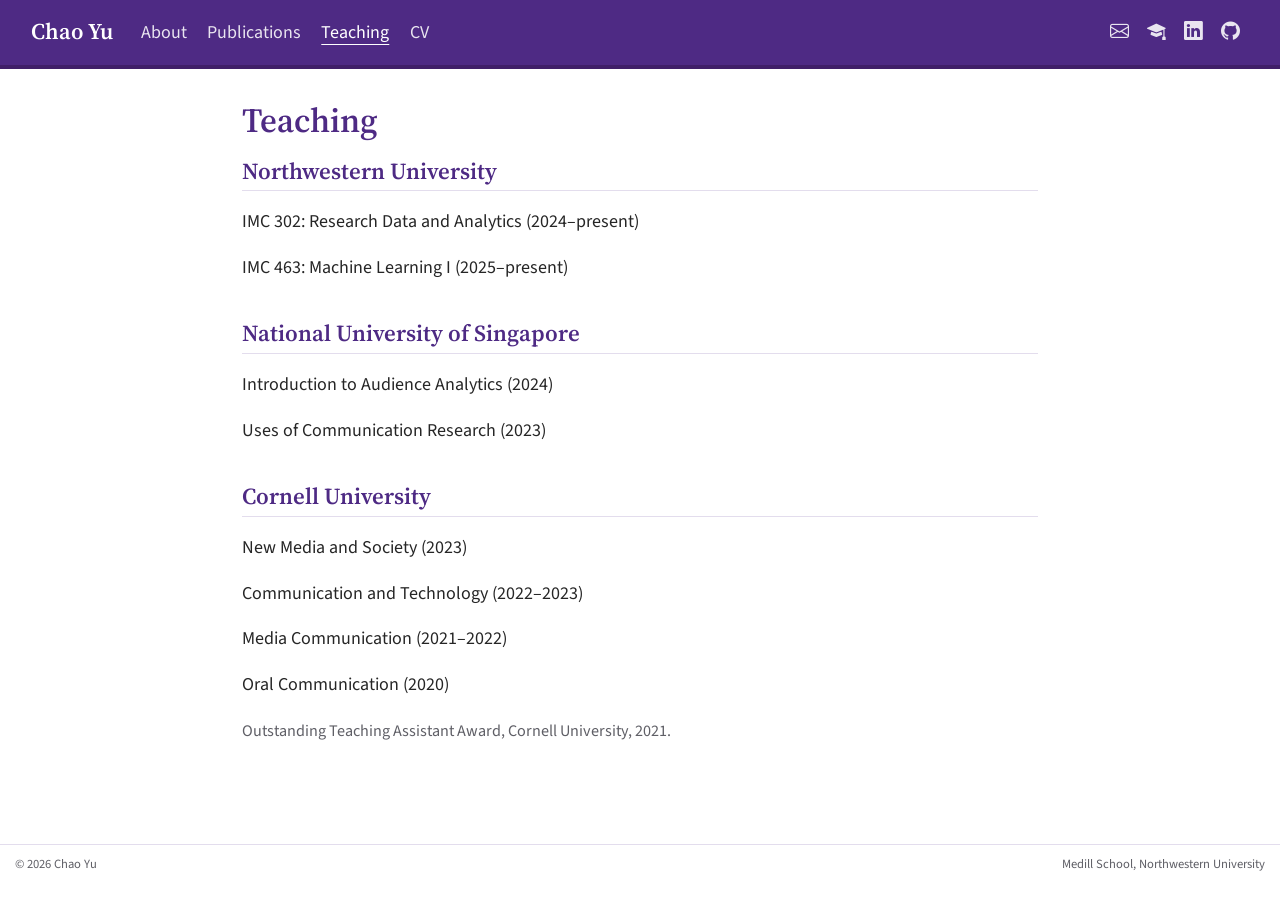
<file: docs/teaching.html>
<!DOCTYPE html>
<html xmlns="http://www.w3.org/1999/xhtml" lang="en" xml:lang="en"><head>

<meta charset="utf-8">
<meta name="generator" content="quarto-1.9.38">

<meta name="viewport" content="width=device-width, initial-scale=1.0, user-scalable=yes">


<title>Teaching – Chao Yu</title>
<style>
/* Default styles provided by pandoc.
** See https://pandoc.org/MANUAL.html#variables-for-html for config info.
*/
code{white-space: pre-wrap;}
span.smallcaps{font-variant: small-caps;}
div.columns{display: flex; gap: min(4vw, 1.5em);}
div.column{flex: auto; overflow-x: auto;}
div.hanging-indent{margin-left: 1.5em; text-indent: -1.5em;}
ul.task-list{list-style: none;}
ul.task-list li input[type="checkbox"] {
  width: 0.8em;
  margin: 0 0.8em 0.2em -1em; /* quarto-specific, see https://github.com/quarto-dev/quarto-cli/issues/4556 */ 
  vertical-align: middle;
}
</style>


<script src="site_libs/quarto-nav/quarto-nav.js"></script>
<script src="site_libs/quarto-nav/headroom.min.js"></script>
<script src="site_libs/clipboard/clipboard.min.js"></script>
<script src="site_libs/quarto-html/quarto.js" type="module"></script>
<script src="site_libs/quarto-html/tabsets/tabsets.js" type="module"></script>
<script src="site_libs/quarto-html/popper.min.js"></script>
<script src="site_libs/quarto-html/tippy.umd.min.js"></script>
<link href="site_libs/quarto-html/tippy.css" rel="stylesheet">
<link href="site_libs/quarto-html/quarto-syntax-highlighting-15634bcf2e68342d4ad2dfa704d543f6.css" rel="stylesheet" id="quarto-text-highlighting-styles">
<script src="site_libs/bootstrap/bootstrap.min.js"></script>
<link href="site_libs/bootstrap/bootstrap-icons.css" rel="stylesheet">
<link href="site_libs/bootstrap/bootstrap-76c63488637c7386f4443755e05d44a0.min.css" rel="stylesheet" append-hash="true" id="quarto-bootstrap" data-mode="light">
<script id="quarto-search-options" type="application/json">{
  "language": {
    "search-no-results-text": "No results",
    "search-matching-documents-text": "matching documents",
    "search-copy-link-title": "Copy link to search",
    "search-hide-matches-text": "Hide additional matches",
    "search-more-match-text": "more match in this document",
    "search-more-matches-text": "more matches in this document",
    "search-clear-button-title": "Clear",
    "search-text-placeholder": "",
    "search-detached-cancel-button-title": "Cancel",
    "search-submit-button-title": "Submit",
    "search-label": "Search"
  }
}</script>
<style>html{ scroll-behavior: smooth; }</style>


</head>

<body class="nav-fixed fullcontent quarto-light">

<div id="quarto-search-results"></div>
  <header id="quarto-header" class="headroom fixed-top">
    <nav class="navbar navbar-expand-lg " data-bs-theme="dark">
      <div class="navbar-container container-fluid">
      <div class="navbar-brand-container mx-auto">
    <a class="navbar-brand" href="./index.html">
    <span class="navbar-title">Chao Yu</span>
    </a>
  </div>
          <button class="navbar-toggler" type="button" data-bs-toggle="collapse" data-bs-target="#navbarCollapse" aria-controls="navbarCollapse" role="menu" aria-expanded="false" aria-label="Toggle navigation" onclick="if (window.quartoToggleHeadroom) { window.quartoToggleHeadroom(); }">
  <span class="navbar-toggler-icon"></span>
</button>
          <div class="collapse navbar-collapse" id="navbarCollapse">
            <ul class="navbar-nav navbar-nav-scroll me-auto">
  <li class="nav-item">
    <a class="nav-link" href="./index.html"> 
<span class="menu-text">About</span></a>
  </li>  
  <li class="nav-item">
    <a class="nav-link" href="./publications.html"> 
<span class="menu-text">Publications</span></a>
  </li>  
  <li class="nav-item">
    <a class="nav-link active" href="./teaching.html" aria-current="page"> 
<span class="menu-text">Teaching</span></a>
  </li>  
  <li class="nav-item">
    <a class="nav-link" href="./files/Yu_CV.pdf"> 
<span class="menu-text">CV</span></a>
  </li>  
</ul>
            <ul class="navbar-nav navbar-nav-scroll ms-auto">
  <li class="nav-item compact">
    <a class="nav-link" href="mailto:chao.yu@northwestern.edu"> <i class="bi bi-envelope" role="img" aria-label="Email">
</i> 
<span class="menu-text"></span></a>
  </li>  
  <li class="nav-item compact">
    <a class="nav-link" href="https://scholar.google.com/citations?user=A60X2NYAAAAJ"> <i class="bi bi-mortarboard-fill" role="img" aria-label="Google Scholar">
</i> 
<span class="menu-text"></span></a>
  </li>  
  <li class="nav-item compact">
    <a class="nav-link" href="https://www.linkedin.com/in/chao-yu-19930056"> <i class="bi bi-linkedin" role="img" aria-label="LinkedIn">
</i> 
<span class="menu-text"></span></a>
  </li>  
  <li class="nav-item compact">
    <a class="nav-link" href="https://github.com/chaoyuphd"> <i class="bi bi-github" role="img" aria-label="GitHub">
</i> 
<span class="menu-text"></span></a>
  </li>  
</ul>
          </div> <!-- /navcollapse -->
            <div class="quarto-navbar-tools">
</div>
      </div> <!-- /container-fluid -->
    </nav>
</header>
<!-- content -->
<div id="quarto-content" class="quarto-container page-columns page-rows-contents page-layout-article page-navbar">
<!-- sidebar -->
<!-- margin-sidebar -->
    
<!-- main -->
<main class="content" id="quarto-document-content">

<header id="title-block-header" class="quarto-title-block default">
<div class="quarto-title">
<h1 class="title">Teaching</h1>
</div>



<div class="quarto-title-meta">

    
  
    
  </div>
  


</header>


<section id="northwestern-university" class="level2">
<h2 data-anchor-id="northwestern-university">Northwestern University</h2>
<div class="course-list">
<p>IMC 302: Research Data and Analytics (2024–present)</p>
<p>IMC 463: Machine Learning I (2025–present)</p>
</div>
</section>
<section id="national-university-of-singapore" class="level2">
<h2 data-anchor-id="national-university-of-singapore">National University of Singapore</h2>
<div class="course-list">
<p>Introduction to Audience Analytics (2024)</p>
<p>Uses of Communication Research (2023)</p>
</div>
</section>
<section id="cornell-university" class="level2">
<h2 data-anchor-id="cornell-university">Cornell University</h2>
<div class="course-list">
<p>New Media and Society (2023)</p>
<p>Communication and Technology (2022–2023)</p>
<p>Media Communication (2021–2022)</p>
<p>Oral Communication (2020)</p>
</div>
<p><span class="legend">Outstanding Teaching Assistant Award, Cornell University, 2021.</span></p>


</section>

</main> <!-- /main -->
<script id="quarto-html-after-body" type="application/javascript">
  window.document.addEventListener("DOMContentLoaded", function (event) {
    const isCodeAnnotation = (el) => {
      for (const clz of el.classList) {
        if (clz.startsWith('code-annotation-')) {                     
          return true;
        }
      }
      return false;
    }
    const onCopySuccess = function(e) {
      // button target
      const button = e.trigger;
      // don't keep focus
      button.blur();
      // flash "checked"
      button.classList.add('code-copy-button-checked');
      var currentTitle = button.getAttribute("title");
      button.setAttribute("title", "Copied!");
      let tooltip;
      if (window.bootstrap) {
        button.setAttribute("data-bs-toggle", "tooltip");
        button.setAttribute("data-bs-placement", "left");
        button.setAttribute("data-bs-title", "Copied!");
        tooltip = new bootstrap.Tooltip(button, 
          { trigger: "manual", 
            customClass: "code-copy-button-tooltip",
            offset: [0, -8]});
        tooltip.show();    
      }
      setTimeout(function() {
        if (tooltip) {
          tooltip.hide();
          button.removeAttribute("data-bs-title");
          button.removeAttribute("data-bs-toggle");
          button.removeAttribute("data-bs-placement");
        }
        button.setAttribute("title", currentTitle);
        button.classList.remove('code-copy-button-checked');
      }, 1000);
      // clear code selection
      e.clearSelection();
    }
    const getTextToCopy = function(trigger) {
      const outerScaffold = trigger.parentElement.cloneNode(true);
      const codeEl = outerScaffold.querySelector('code');
      for (const childEl of codeEl.children) {
        if (isCodeAnnotation(childEl)) {
          childEl.remove();
        }
      }
      return codeEl.innerText;
    }
    const clipboard = new window.ClipboardJS('.code-copy-button:not([data-in-quarto-modal])', {
      text: getTextToCopy
    });
    clipboard.on('success', onCopySuccess);
    if (window.document.getElementById('quarto-embedded-source-code-modal')) {
      const clipboardModal = new window.ClipboardJS('.code-copy-button[data-in-quarto-modal]', {
        text: getTextToCopy,
        container: window.document.getElementById('quarto-embedded-source-code-modal')
      });
      clipboardModal.on('success', onCopySuccess);
    }
      var localhostRegex = new RegExp(/^(?:http|https):\/\/localhost\:?[0-9]*\//);
      var mailtoRegex = new RegExp(/^mailto:/);
        var filterRegex = new RegExp("https:\/\/chaoyuphd\.github\.io");
      var isInternal = (href) => {
          return filterRegex.test(href) || localhostRegex.test(href) || mailtoRegex.test(href);
      }
      // Inspect non-navigation links and adorn them if external
     var links = window.document.querySelectorAll('a[href]:not(.nav-link):not(.navbar-brand):not(.toc-action):not(.sidebar-link):not(.sidebar-item-toggle):not(.pagination-link):not(.no-external):not([aria-hidden]):not(.dropdown-item):not(.quarto-navigation-tool):not(.about-link)');
      for (var i=0; i<links.length; i++) {
        const link = links[i];
        if (!isInternal(link.href)) {
          // undo the damage that might have been done by quarto-nav.js in the case of
          // links that we want to consider external
          if (link.dataset.originalHref !== undefined) {
            link.href = link.dataset.originalHref;
          }
            // target, if specified
            link.setAttribute("target", "_blank");
            if (link.getAttribute("rel") === null) {
              link.setAttribute("rel", "noopener");
            }
        }
      }
    function tippyHover(el, contentFn, onTriggerFn, onUntriggerFn) {
      const config = {
        allowHTML: true,
        maxWidth: 500,
        delay: 100,
        arrow: false,
        appendTo: function(el) {
            return el.parentElement;
        },
        interactive: true,
        interactiveBorder: 10,
        theme: 'quarto',
        placement: 'bottom-start',
      };
      if (contentFn) {
        config.content = contentFn;
      }
      if (onTriggerFn) {
        config.onTrigger = onTriggerFn;
      }
      if (onUntriggerFn) {
        config.onUntrigger = onUntriggerFn;
      }
      window.tippy(el, config); 
    }
    const noterefs = window.document.querySelectorAll('a[role="doc-noteref"]');
    for (var i=0; i<noterefs.length; i++) {
      const ref = noterefs[i];
      tippyHover(ref, function() {
        // use id or data attribute instead here
        let href = ref.getAttribute('data-footnote-href') || ref.getAttribute('href');
        try { href = new URL(href).hash; } catch {}
        const id = href.replace(/^#\/?/, "");
        const note = window.document.getElementById(id);
        if (note) {
          return note.innerHTML;
        } else {
          return "";
        }
      });
    }
    const xrefs = window.document.querySelectorAll('a.quarto-xref');
    const processXRef = (id, note) => {
      // Strip column container classes
      const stripColumnClz = (el) => {
        el.classList.remove("page-full", "page-columns");
        if (el.children) {
          for (const child of el.children) {
            stripColumnClz(child);
          }
        }
      }
      stripColumnClz(note)
      if (id === null || id.startsWith('sec-')) {
        // Special case sections, only their first couple elements
        const container = document.createElement("div");
        if (note.children && note.children.length > 2) {
          container.appendChild(note.children[0].cloneNode(true));
          for (let i = 1; i < note.children.length; i++) {
            const child = note.children[i];
            if (child.tagName === "P" && child.innerText === "") {
              continue;
            } else {
              container.appendChild(child.cloneNode(true));
              break;
            }
          }
          if (window.Quarto?.typesetMath) {
            window.Quarto.typesetMath(container);
          }
          return container.innerHTML
        } else {
          if (window.Quarto?.typesetMath) {
            window.Quarto.typesetMath(note);
          }
          return note.innerHTML;
        }
      } else {
        // Remove any anchor links if they are present
        const anchorLink = note.querySelector('a.anchorjs-link');
        if (anchorLink) {
          anchorLink.remove();
        }
        if (window.Quarto?.typesetMath) {
          window.Quarto.typesetMath(note);
        }
        if (note.classList.contains("callout")) {
          return note.outerHTML;
        } else {
          return note.innerHTML;
        }
      }
    }
    for (var i=0; i<xrefs.length; i++) {
      const xref = xrefs[i];
      tippyHover(xref, undefined, function(instance) {
        instance.disable();
        let url = xref.getAttribute('href');
        let hash = undefined; 
        if (url.startsWith('#')) {
          hash = url;
        } else {
          try { hash = new URL(url).hash; } catch {}
        }
        if (hash) {
          const id = hash.replace(/^#\/?/, "");
          const note = window.document.getElementById(id);
          if (note !== null) {
            try {
              const html = processXRef(id, note.cloneNode(true));
              instance.setContent(html);
            } finally {
              instance.enable();
              instance.show();
            }
          } else {
            // See if we can fetch this
            fetch(url.split('#')[0])
            .then(res => res.text())
            .then(html => {
              const parser = new DOMParser();
              const htmlDoc = parser.parseFromString(html, "text/html");
              const note = htmlDoc.getElementById(id);
              if (note !== null) {
                const html = processXRef(id, note);
                instance.setContent(html);
              } 
            }).finally(() => {
              instance.enable();
              instance.show();
            });
          }
        } else {
          // See if we can fetch a full url (with no hash to target)
          // This is a special case and we should probably do some content thinning / targeting
          fetch(url)
          .then(res => res.text())
          .then(html => {
            const parser = new DOMParser();
            const htmlDoc = parser.parseFromString(html, "text/html");
            const note = htmlDoc.querySelector('main.content');
            if (note !== null) {
              // This should only happen for chapter cross references
              // (since there is no id in the URL)
              // remove the first header
              if (note.children.length > 0 && note.children[0].tagName === "HEADER") {
                note.children[0].remove();
              }
              const html = processXRef(null, note);
              instance.setContent(html);
            } 
          }).finally(() => {
            instance.enable();
            instance.show();
          });
        }
      }, function(instance) {
      });
    }
        let selectedAnnoteEl;
        const selectorForAnnotation = ( cell, annotation) => {
          let cellAttr = 'data-code-cell="' + cell + '"';
          let lineAttr = 'data-code-annotation="' +  annotation + '"';
          const selector = 'span[' + cellAttr + '][' + lineAttr + ']';
          return selector;
        }
        const selectCodeLines = (annoteEl) => {
          const doc = window.document;
          const targetCell = annoteEl.getAttribute("data-target-cell");
          const targetAnnotation = annoteEl.getAttribute("data-target-annotation");
          const annoteSpan = window.document.querySelector(selectorForAnnotation(targetCell, targetAnnotation));
          const lines = annoteSpan.getAttribute("data-code-lines").split(",");
          const lineIds = lines.map((line) => {
            return targetCell + "-" + line;
          })
          let top = null;
          let height = null;
          let parent = null;
          if (lineIds.length > 0) {
              //compute the position of the single el (top and bottom and make a div)
              const el = window.document.getElementById(lineIds[0]);
              top = el.offsetTop;
              height = el.offsetHeight;
              parent = el.parentElement.parentElement;
            if (lineIds.length > 1) {
              const lastEl = window.document.getElementById(lineIds[lineIds.length - 1]);
              const bottom = lastEl.offsetTop + lastEl.offsetHeight;
              height = bottom - top;
            }
            if (top !== null && height !== null && parent !== null) {
              // cook up a div (if necessary) and position it 
              let div = window.document.getElementById("code-annotation-line-highlight");
              if (div === null) {
                div = window.document.createElement("div");
                div.setAttribute("id", "code-annotation-line-highlight");
                div.style.position = 'absolute';
                parent.appendChild(div);
              }
              div.style.top = top - 2 + "px";
              div.style.height = height + 4 + "px";
              div.style.left = 0;
              let gutterDiv = window.document.getElementById("code-annotation-line-highlight-gutter");
              if (gutterDiv === null) {
                gutterDiv = window.document.createElement("div");
                gutterDiv.setAttribute("id", "code-annotation-line-highlight-gutter");
                gutterDiv.style.position = 'absolute';
                const codeCell = window.document.getElementById(targetCell);
                const gutter = codeCell.querySelector('.code-annotation-gutter');
                gutter.appendChild(gutterDiv);
              }
              gutterDiv.style.top = top - 2 + "px";
              gutterDiv.style.height = height + 4 + "px";
            }
            selectedAnnoteEl = annoteEl;
          }
        };
        const unselectCodeLines = () => {
          const elementsIds = ["code-annotation-line-highlight", "code-annotation-line-highlight-gutter"];
          elementsIds.forEach((elId) => {
            const div = window.document.getElementById(elId);
            if (div) {
              div.remove();
            }
          });
          selectedAnnoteEl = undefined;
        };
          // Handle positioning of the toggle
      window.addEventListener(
        "resize",
        throttle(() => {
          elRect = undefined;
          if (selectedAnnoteEl) {
            selectCodeLines(selectedAnnoteEl);
          }
        }, 10)
      );
      function throttle(fn, ms) {
      let throttle = false;
      let timer;
        return (...args) => {
          if(!throttle) { // first call gets through
              fn.apply(this, args);
              throttle = true;
          } else { // all the others get throttled
              if(timer) clearTimeout(timer); // cancel #2
              timer = setTimeout(() => {
                fn.apply(this, args);
                timer = throttle = false;
              }, ms);
          }
        };
      }
        // Attach click handler to the DT
        const annoteDls = window.document.querySelectorAll('dt[data-target-cell]');
        for (const annoteDlNode of annoteDls) {
          annoteDlNode.addEventListener('click', (event) => {
            const clickedEl = event.target;
            if (clickedEl !== selectedAnnoteEl) {
              unselectCodeLines();
              const activeEl = window.document.querySelector('dt[data-target-cell].code-annotation-active');
              if (activeEl) {
                activeEl.classList.remove('code-annotation-active');
              }
              selectCodeLines(clickedEl);
              clickedEl.classList.add('code-annotation-active');
            } else {
              // Unselect the line
              unselectCodeLines();
              clickedEl.classList.remove('code-annotation-active');
            }
          });
        }
    const findCites = (el) => {
      const parentEl = el.parentElement;
      if (parentEl) {
        const cites = parentEl.dataset.cites;
        if (cites) {
          return {
            el,
            cites: cites.split(' ')
          };
        } else {
          return findCites(el.parentElement)
        }
      } else {
        return undefined;
      }
    };
    var bibliorefs = window.document.querySelectorAll('a[role="doc-biblioref"]');
    for (var i=0; i<bibliorefs.length; i++) {
      const ref = bibliorefs[i];
      const citeInfo = findCites(ref);
      if (citeInfo) {
        tippyHover(citeInfo.el, function() {
          var popup = window.document.createElement('div');
          citeInfo.cites.forEach(function(cite) {
            var citeDiv = window.document.createElement('div');
            citeDiv.classList.add('hanging-indent');
            citeDiv.classList.add('csl-entry');
            var biblioDiv = window.document.getElementById('ref-' + cite);
            if (biblioDiv) {
              citeDiv.innerHTML = biblioDiv.innerHTML;
            }
            popup.appendChild(citeDiv);
          });
          return popup.innerHTML;
        });
      }
    }
  });
  </script>
</div> <!-- /content -->
<footer class="footer">
  <div class="nav-footer">
    <div class="nav-footer-left">
<p>© 2026 Chao Yu</p>
</div>   
    <div class="nav-footer-center">
      &nbsp;
    </div>
    <div class="nav-footer-right">
<p><a href="https://www.medill.northwestern.edu/directory/faculty/chao-yu.html">Medill School, Northwestern University</a></p>
</div>
  </div>
</footer>




<script src="site_libs/quarto-html/zenscroll-min.js"></script>
</body></html>
</file>
<file: docs/site_libs/quarto-html/tippy.css>
.tippy-box[data-animation=fade][data-state=hidden]{opacity:0}[data-tippy-root]{max-width:calc(100vw - 10px)}.tippy-box{position:relative;background-color:#333;color:#fff;border-radius:4px;font-size:14px;line-height:1.4;white-space:normal;outline:0;transition-property:transform,visibility,opacity}.tippy-box[data-placement^=top]>.tippy-arrow{bottom:0}.tippy-box[data-placement^=top]>.tippy-arrow:before{bottom:-7px;left:0;border-width:8px 8px 0;border-top-color:initial;transform-origin:center top}.tippy-box[data-placement^=bottom]>.tippy-arrow{top:0}.tippy-box[data-placement^=bottom]>.tippy-arrow:before{top:-7px;left:0;border-width:0 8px 8px;border-bottom-color:initial;transform-origin:center bottom}.tippy-box[data-placement^=left]>.tippy-arrow{right:0}.tippy-box[data-placement^=left]>.tippy-arrow:before{border-width:8px 0 8px 8px;border-left-color:initial;right:-7px;transform-origin:center left}.tippy-box[data-placement^=right]>.tippy-arrow{left:0}.tippy-box[data-placement^=right]>.tippy-arrow:before{left:-7px;border-width:8px 8px 8px 0;border-right-color:initial;transform-origin:center right}.tippy-box[data-inertia][data-state=visible]{transition-timing-function:cubic-bezier(.54,1.5,.38,1.11)}.tippy-arrow{width:16px;height:16px;color:#333}.tippy-arrow:before{content:"";position:absolute;border-color:transparent;border-style:solid}.tippy-content{position:relative;padding:5px 9px;z-index:1}
</file>
<file: docs/site_libs/quarto-html/quarto-syntax-highlighting-15634bcf2e68342d4ad2dfa704d543f6.css>
/* quarto syntax highlight colors */
:root {
  --quarto-hl-ot-color: #003B4F;
  --quarto-hl-at-color: #657422;
  --quarto-hl-ss-color: #20794D;
  --quarto-hl-an-color: #5E5E5E;
  --quarto-hl-fu-color: #4758AB;
  --quarto-hl-st-color: #20794D;
  --quarto-hl-cf-color: #003B4F;
  --quarto-hl-op-color: #5E5E5E;
  --quarto-hl-er-color: #AD0000;
  --quarto-hl-bn-color: #AD0000;
  --quarto-hl-al-color: #AD0000;
  --quarto-hl-va-color: #111111;
  --quarto-hl-bu-color: inherit;
  --quarto-hl-ex-color: inherit;
  --quarto-hl-pp-color: #AD0000;
  --quarto-hl-in-color: #5E5E5E;
  --quarto-hl-vs-color: #20794D;
  --quarto-hl-wa-color: #5E5E5E;
  --quarto-hl-do-color: #5E5E5E;
  --quarto-hl-im-color: #00769E;
  --quarto-hl-ch-color: #20794D;
  --quarto-hl-dt-color: #AD0000;
  --quarto-hl-fl-color: #AD0000;
  --quarto-hl-co-color: #5E5E5E;
  --quarto-hl-cv-color: #5E5E5E;
  --quarto-hl-cn-color: #8f5902;
  --quarto-hl-sc-color: #5E5E5E;
  --quarto-hl-dv-color: #AD0000;
  --quarto-hl-kw-color: #003B4F;
}

/* other quarto variables */
:root {
  --quarto-font-monospace: SFMono-Regular, Menlo, Monaco, Consolas, "Liberation Mono", "Courier New", monospace;
}

/* syntax highlight based on Pandoc's rules */
pre > code.sourceCode > span {
  color: #003B4F;
}

code.sourceCode > span {
  color: #003B4F;
}

div.sourceCode,
div.sourceCode pre.sourceCode {
  color: #003B4F;
}

/* Normal */
code span {
  color: #003B4F;
}

/* Alert */
code span.al {
  color: #AD0000;
  font-style: inherit;
}

/* Annotation */
code span.an {
  color: #5E5E5E;
  font-style: inherit;
}

/* Attribute */
code span.at {
  color: #657422;
  font-style: inherit;
}

/* BaseN */
code span.bn {
  color: #AD0000;
  font-style: inherit;
}

/* BuiltIn */
code span.bu {
  font-style: inherit;
}

/* ControlFlow */
code span.cf {
  color: #003B4F;
  font-weight: bold;
  font-style: inherit;
}

/* Char */
code span.ch {
  color: #20794D;
  font-style: inherit;
}

/* Constant */
code span.cn {
  color: #8f5902;
  font-style: inherit;
}

/* Comment */
code span.co {
  color: #5E5E5E;
  font-style: inherit;
}

/* CommentVar */
code span.cv {
  color: #5E5E5E;
  font-style: italic;
}

/* Documentation */
code span.do {
  color: #5E5E5E;
  font-style: italic;
}

/* DataType */
code span.dt {
  color: #AD0000;
  font-style: inherit;
}

/* DecVal */
code span.dv {
  color: #AD0000;
  font-style: inherit;
}

/* Error */
code span.er {
  color: #AD0000;
  font-style: inherit;
}

/* Extension */
code span.ex {
  font-style: inherit;
}

/* Float */
code span.fl {
  color: #AD0000;
  font-style: inherit;
}

/* Function */
code span.fu {
  color: #4758AB;
  font-style: inherit;
}

/* Import */
code span.im {
  color: #00769E;
  font-style: inherit;
}

/* Information */
code span.in {
  color: #5E5E5E;
  font-style: inherit;
}

/* Keyword */
code span.kw {
  color: #003B4F;
  font-weight: bold;
  font-style: inherit;
}

/* Operator */
code span.op {
  color: #5E5E5E;
  font-style: inherit;
}

/* Other */
code span.ot {
  color: #003B4F;
  font-style: inherit;
}

/* Preprocessor */
code span.pp {
  color: #AD0000;
  font-style: inherit;
}

/* SpecialChar */
code span.sc {
  color: #5E5E5E;
  font-style: inherit;
}

/* SpecialString */
code span.ss {
  color: #20794D;
  font-style: inherit;
}

/* String */
code span.st {
  color: #20794D;
  font-style: inherit;
}

/* Variable */
code span.va {
  color: #111111;
  font-style: inherit;
}

/* VerbatimString */
code span.vs {
  color: #20794D;
  font-style: inherit;
}

/* Warning */
code span.wa {
  color: #5E5E5E;
  font-style: italic;
}

.prevent-inlining {
  content: "</";
}

/*# sourceMappingURL=f23921c56f73e400b49028c9186a1aa0.css.map */
</file>
